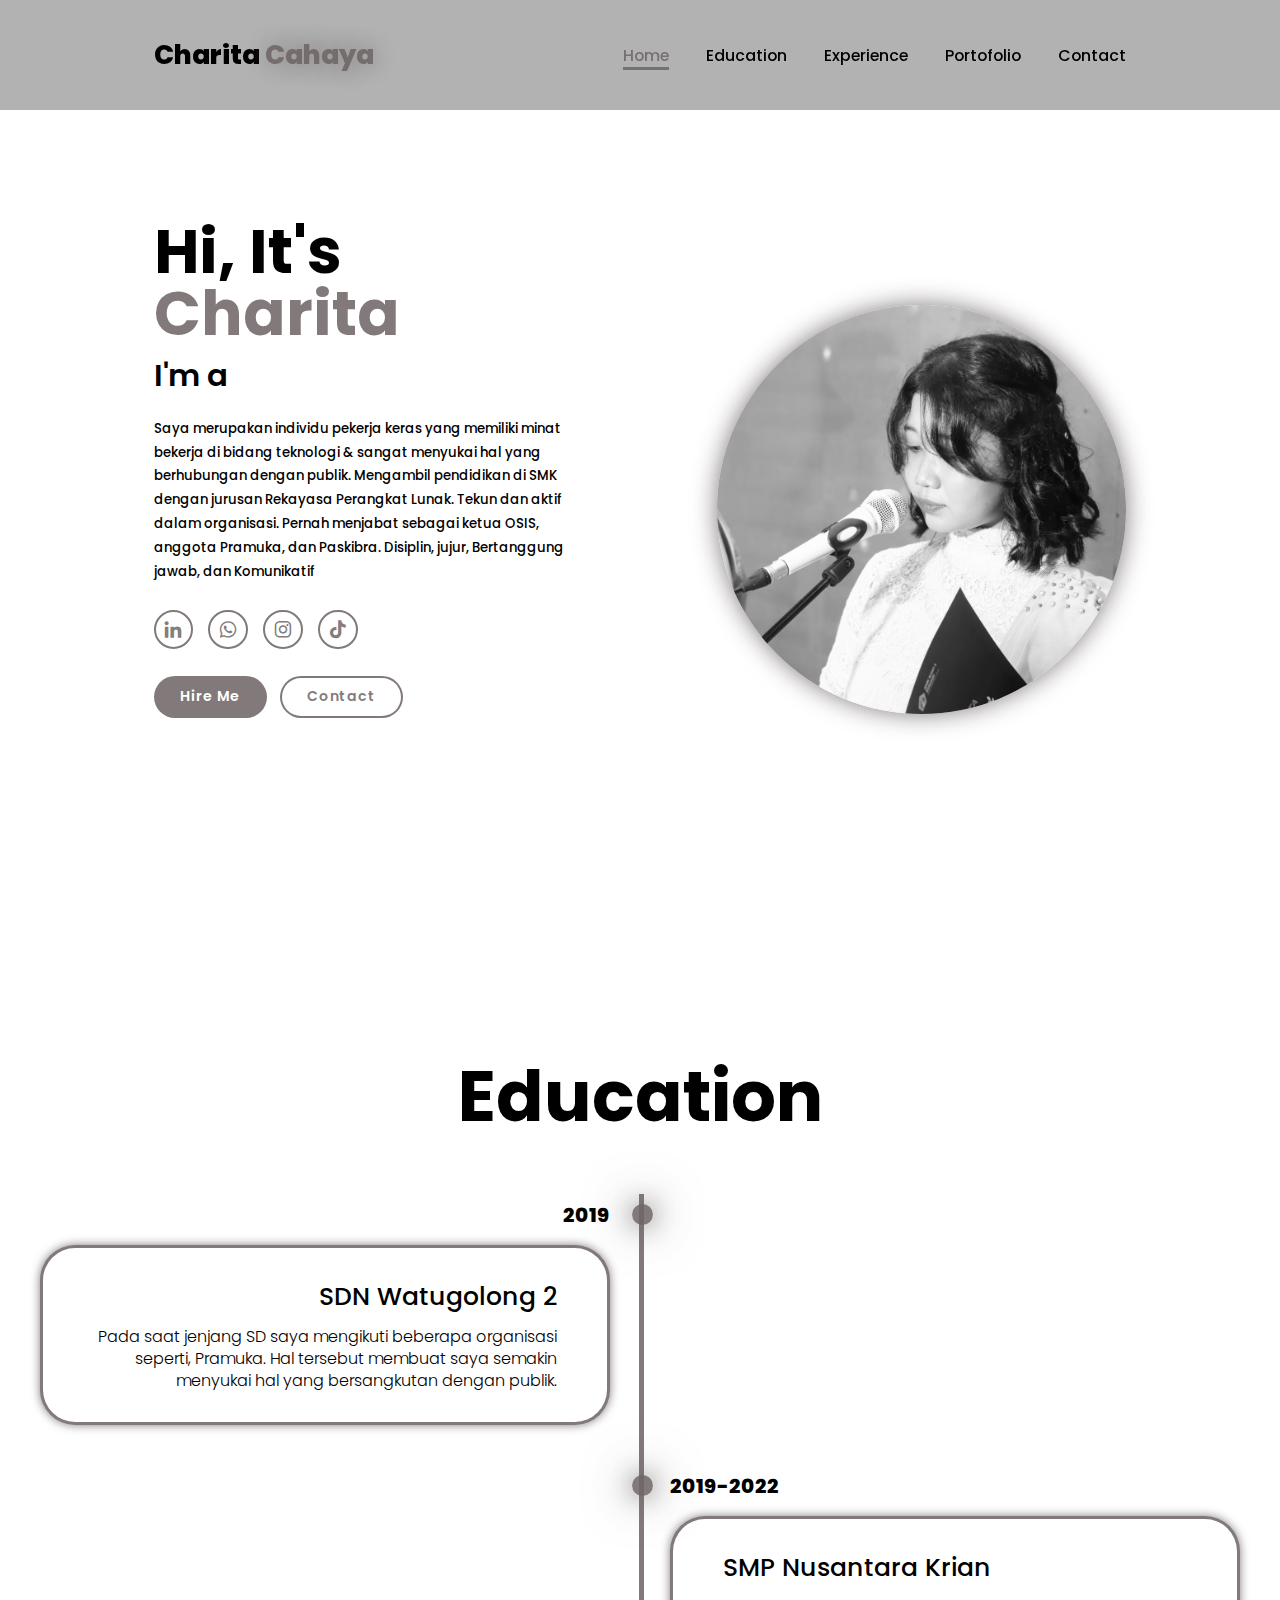
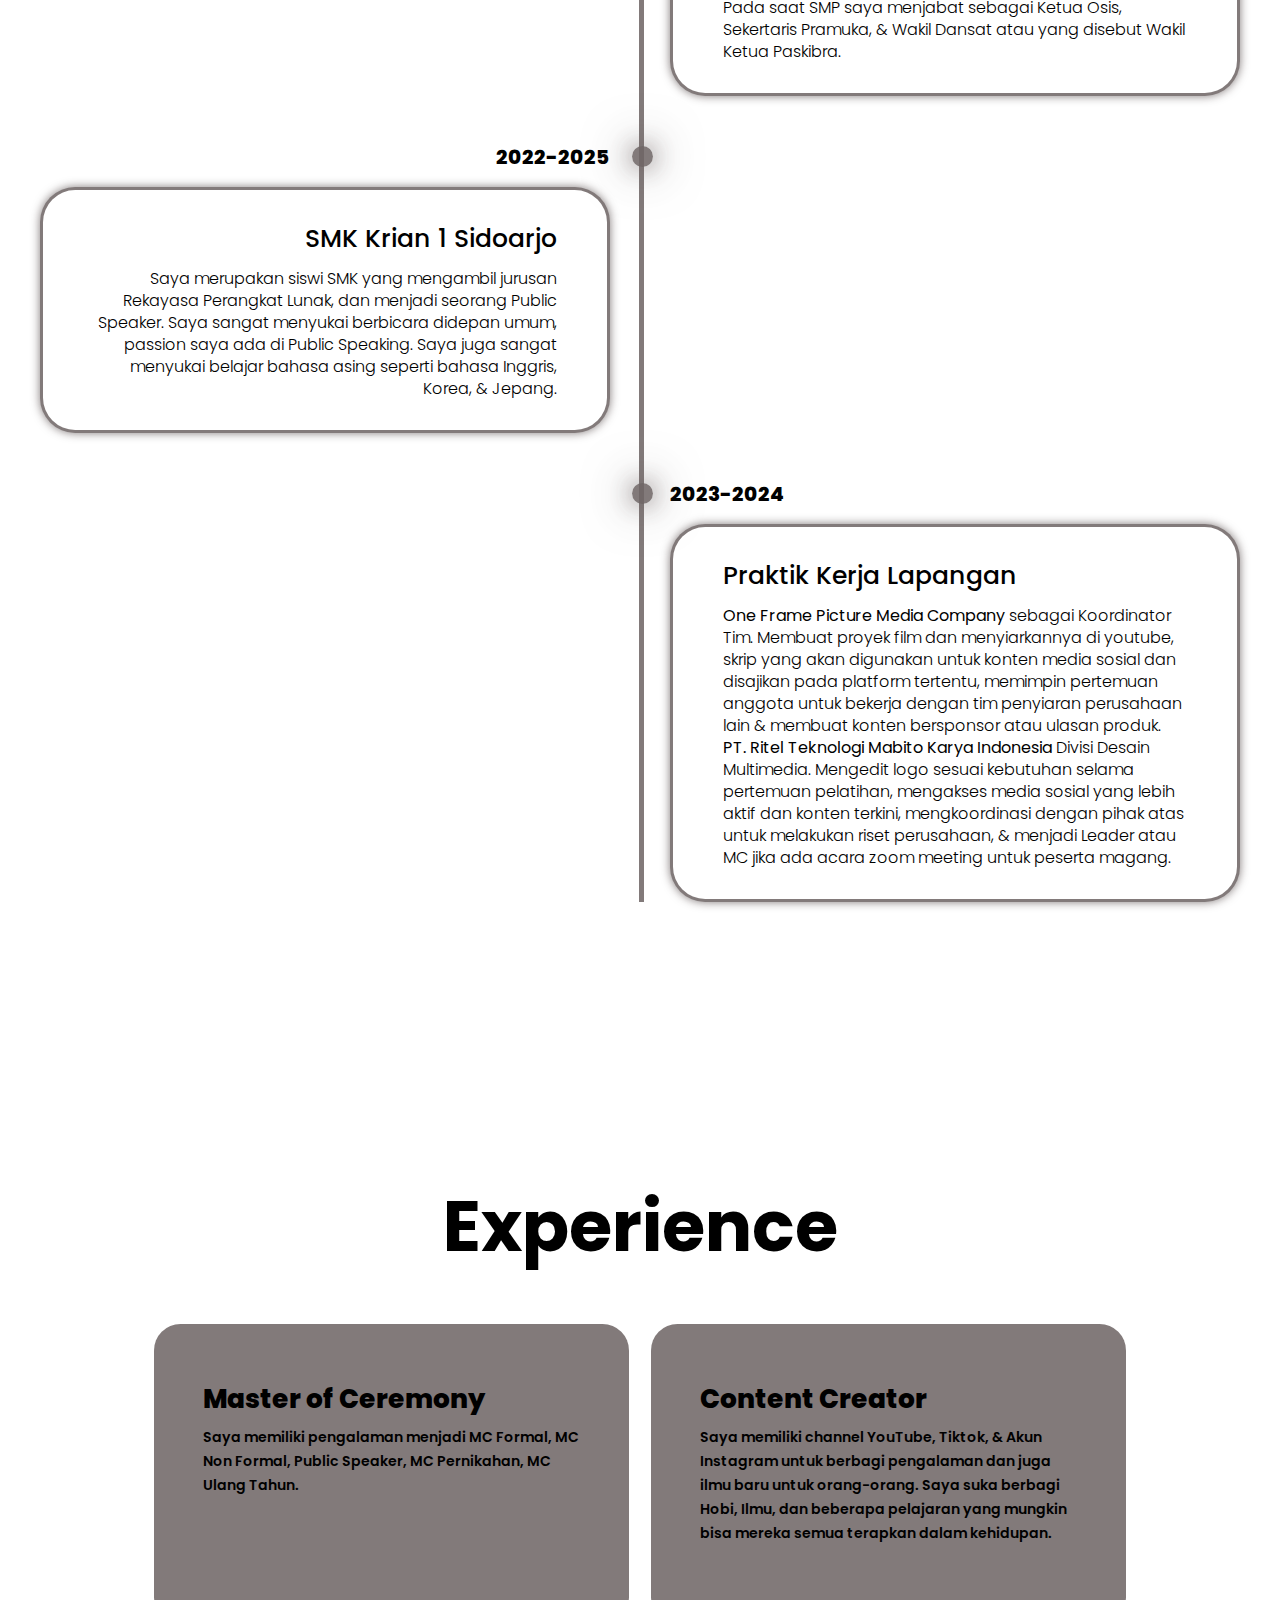
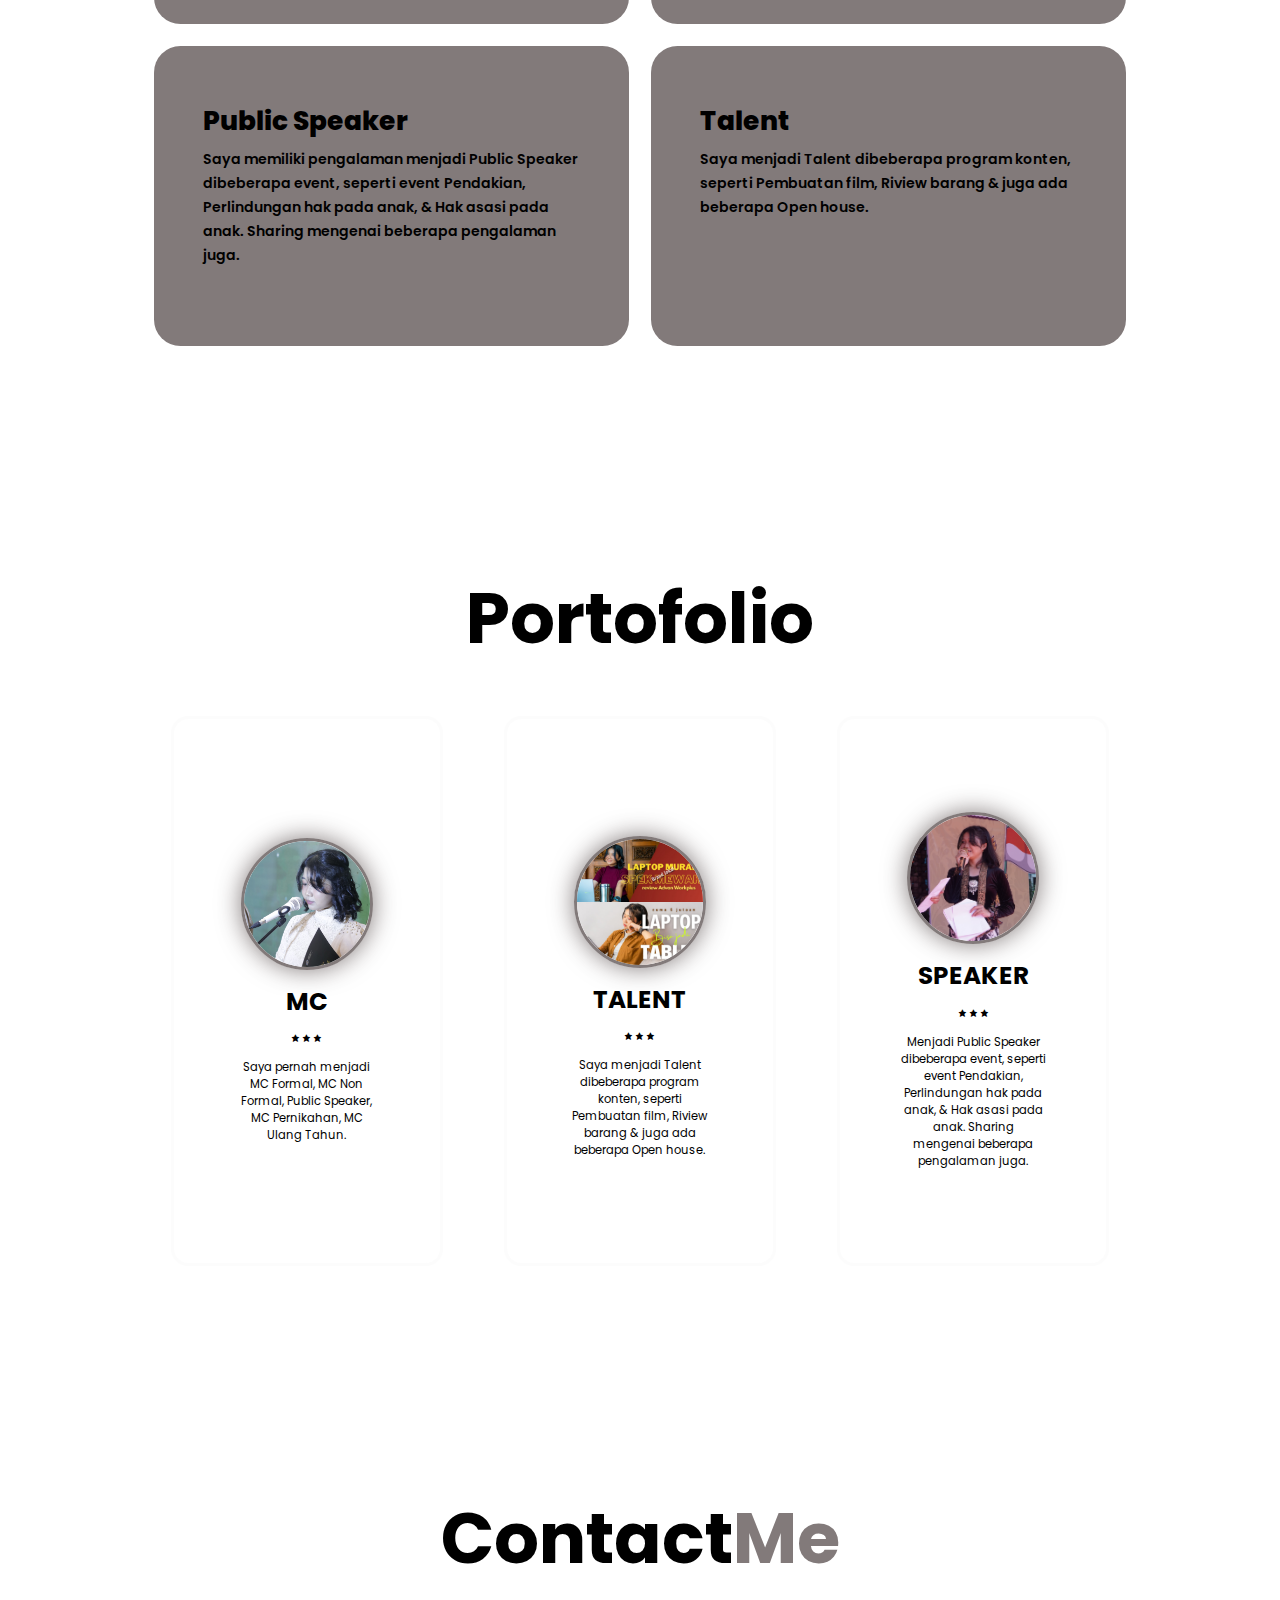
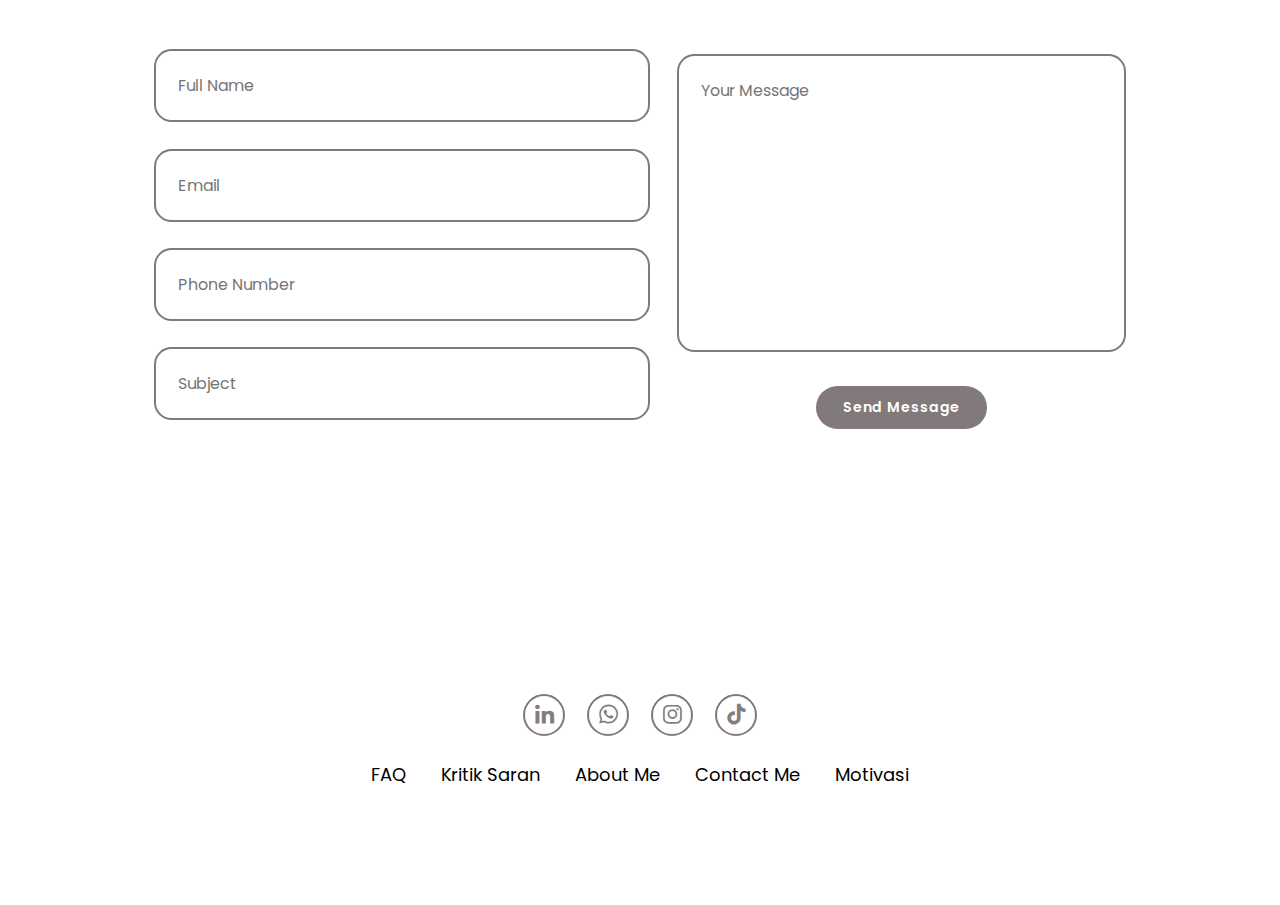
<file: portofolio/index.html>
<!DOCTYPE html>
<html lang="en">
  <head>
    <meta charset="UTF-8" />
    <meta name="viewport" content="width=device-width, initial-scale=1.0" />
    <title>Responsive Portofolio Website</title>
    <link href="style.css" rel="stylesheet" />
    <link href="https://unpkg.com/boxicons@2.1.4/css/boxicons.min.css" rel="stylesheet" />
  </head>
  <body>
    <header class="header">
      <a href="#home" class="logo">Charita <span>Cahaya</span></a>

      <i class="bx bx-menu" id="menu-icon"></i>

      <nav class="navbar">
        <a href="#home" class="active">Home</a>
        <a href="#education">Education</a>
        <a href="#experience">Experience</a>
        <a href="#portofolio">Portofolio</a>
        <a href="#contact">Contact</a>
      </nav>
    </header>

    <section class="home" id="home">
      <div class="home-content">
        <h1>Hi, It's <span>Charita</span></h1>
        <h3 class="text-animation">I'm a <span> </span></h3>
        <p>
          Saya merupakan individu pekerja keras yang memiliki minat bekerja di bidang teknologi & sangat menyukai hal yang berhubungan dengan publik. Mengambil pendidikan di SMK dengan jurusan Rekayasa Perangkat Lunak. Tekun dan aktif dalam
          organisasi. Pernah menjabat sebagai ketua OSIS, anggota Pramuka, dan Paskibra. Disiplin, jujur, Bertanggung jawab, dan Komunikatif
        </p>

        <div class="social-icons">
          <a href="#"><i class="bx bxl-linkedin"></i></a>
          <a href="#"><i class="bx bxl-whatsapp"></i></a>
          <a href="#"><i class="bx bxl-instagram"></i></a>
          <a href="#"><i class="bx bxl-tiktok"></i></a>
        </div>

        <div class="btn-group">
          <a href="a" class="btn">Hire Me</a>
          <a href="#contact" class="btn">Contact</a>
        </div>
      </div>
      <div class="home-img">
        <img src="image.jpg" alt="" />
      </div>
    </section>

    <section class="education" id="education">
      <h2 class="heading">Education</h2>

      <div class="timeline-items">
        <div class="timeline-item">
          <div class="timeline-dot"></div>
          <div class="timeline-date">2019</div>
          <div class="timeline-content">
            <h3>SDN Watugolong 2</h3>
            <p>Pada saat jenjang SD saya mengikuti beberapa organisasi seperti, Pramuka. Hal tersebut membuat saya semakin menyukai hal yang bersangkutan dengan publik.</p>
          </div>
        </div>

        <div class="timeline-item">
          <div class="timeline-dot"></div>
          <div class="timeline-date">2019-2022</div>
          <div class="timeline-content">
            <h3>SMP Nusantara Krian</h3>
            <p>Pada saat SMP saya menjabat sebagai Ketua Osis, Sekertaris Pramuka, & Wakil Dansat atau yang disebut Wakil Ketua Paskibra.</p>
          </div>
        </div>

        <div class="timeline-item">
          <div class="timeline-dot"></div>
          <div class="timeline-date">2022-2025</div>
          <div class="timeline-content">
            <h3>SMK Krian 1 Sidoarjo</h3>
            <p>Saya merupakan siswi SMK yang mengambil jurusan Rekayasa Perangkat Lunak, dan menjadi seorang Public Speaker. Saya sangat menyukai berbicara didepan umum, passion saya ada di Public Speaking. Saya juga sangat menyukai belajar bahasa asing seperti bahasa Inggris, Korea, & Jepang.</p>
          </div>
        </div>

        <div class="timeline-item">
          <div class="timeline-dot"></div>
          <div class="timeline-date">2023-2024</div>
          <div class="timeline-content">
            <h3>Praktik Kerja Lapangan</h3>
            <p>
              <strong>One Frame Picture Media Company</strong> sebagai Koordinator Tim. Membuat proyek film dan menyiarkannya di youtube, skrip yang akan digunakan untuk konten media sosial dan disajikan pada platform tertentu, memimpin
              pertemuan anggota untuk bekerja dengan tim penyiaran perusahaan lain & membuat konten bersponsor atau ulasan produk.
              <strong>PT. Ritel Teknologi Mabito Karya Indonesia</strong>
              Divisi Desain Multimedia. Mengedit logo sesuai kebutuhan selama pertemuan pelatihan, mengakses media sosial yang lebih aktif dan konten terkini, mengkoordinasi dengan pihak atas untuk melakukan riset perusahaan, & menjadi
              Leader atau MC jika ada acara zoom meeting untuk peserta magang.
            </p>
          </div>
        </div>
      </div>
    </section>

    <section class="experience" id="experience">
      <h2 class="heading">Experience</h2>

      <div class="experience-container">
        <div class="experience-box">
          <div class="experience-info">
            <h4>Master of Ceremony</h4>
            <p>Saya memiliki pengalaman menjadi MC Formal, MC Non Formal, Public Speaker, MC Pernikahan, MC Ulang Tahun.</p>
          </div>
        </div>

        <div class="experience-box">
          <div class="experience-info">
            <h4>Content Creator</h4>
            <p>Saya memiliki channel YouTube, Tiktok, & Akun Instagram untuk berbagi pengalaman dan juga ilmu baru untuk orang-orang. Saya suka berbagi Hobi, Ilmu, dan beberapa pelajaran yang mungkin bisa mereka semua terapkan dalam kehidupan.</p>
          </div>
        </div>

        <div class="experience-box">
          <div class="experience-info">
            <h4>Public Speaker</h4>
            <p>Saya memiliki pengalaman menjadi Public Speaker dibeberapa event, seperti event Pendakian, Perlindungan hak pada anak, & Hak asasi pada anak. Sharing mengenai beberapa pengalaman juga.</p>
          </div>
        </div>

        <div class="experience-box">
          <div class="experience-info">
            <h4>Talent</h4>
            <p>Saya menjadi Talent dibeberapa program konten, seperti Pembuatan film, Riview barang & juga ada beberapa Open house.</p>
          </div>
        </div>
      </div>
    </section>

    <section class="portofolio" id="portofolio">
      <div class="portofolio-box">
        <h2 class="heading">Portofolio</h2>

        <div class="wrapper">
          <div class="portofolio-item">
            <img src="1.jpg" alt="" />
            <h2>MC</h2>
            <div class="rating">
              <i class="bx bxs-star"></i>
              <i class="bx bxs-star"></i>
              <i class="bx bxs-star"></i>
            </div>
            <p>Saya pernah menjadi MC Formal, MC Non Formal, Public Speaker, MC Pernikahan, MC Ulang Tahun.</p>
          </div>
          <div class="portofolio-item">
            <a href="# "></a>
            <img src="2.jpg" alt="" />
            <h2>TALENT</h2>
            <div class="rating">
              <i class="bx bxs-star"></i>
              <i class="bx bxs-star"></i>
              <i class="bx bxs-star"></i>
            </div>
            <p>Saya menjadi Talent dibeberapa program konten, seperti Pembuatan film, Riview barang & juga ada beberapa Open house.</p>
          </div>
          <div class="portofolio-item">
            <img src="3.jpg" alt="" />
            <h2>SPEAKER</h2>
            <div class="rating">
              <i class="bx bxs-star"></i>
              <i class="bx bxs-star"></i>
              <i class="bx bxs-star"></i>
            </div>
            <p>Menjadi Public Speaker dibeberapa event, seperti event Pendakian, Perlindungan hak pada anak, & Hak asasi pada anak. Sharing mengenai beberapa pengalaman juga.</p>
          </div>
        </div>
      </div>
    </section>

    <section class="contact" id="contact">
      <h2 class="heading">Contact<span>Me</span></h2>

      <form action="">
        <div class="input-group">
          <div class="input-box">
            <input type="text" placeholder="Full Name" />
            <input type="email" placeholder="Email" />
          </div>
          <div class="input-box">
            <input type="number" placeholder="Phone Number" />
            <input type="text" placeholder="Subject" />
          </div>
        </div>

        <div class="input-group-2">
          <textarea name="" id="" cols="30" rows="10" placeholder="Your Message"></textarea>
          <input type="submit" value="Send Message" class="btn" />
        </div>
      </form>
    </section>

    <footer class="footer">
      <div class="social">
        <a href="#"><i class="bx bxl-linkedin"></i></a>
        <a href="#"><i class="bx bxl-whatsapp"></i></a>
        <a href="#"><i class="bx bxl-instagram"></i></a>
        <a href="#"><i class="bx bxl-tiktok"></i></a>
      </div>
      <ul class="list">
        <li>
          <a href="#">FAQ</a>
        </li>

        <li>
          <a href="#">Kritik Saran</a>
        </li>

        <li>
          <a href="#">About Me</a>
        </li>

        <li>
          <a href="#">Contact Me</a>
        </li>

        <li>
          <a href="#">Motivasi</a>
        </li>
      </ul>
      <p class="copyright">© Charita Cahaya | All Rights Reserved</p>
    </footer>

    <script src="script.js"></script>
  </body>
</html>
</file>
<file: portofolio/style.css>
@import url("https://fonts.googleapis.com/css2?family=Poppins:ital,wght@0,100;0,200;0,300;0,400;0,500;0,600;0,700;0,800;0,900;1,100;1,200;1,300;1,400;1,500;1,600;1,700;1,800;1,900&display=swap");
* {
  margin: 0;
  padding: 0;
  box-sizing: border-box;
  text-decoration: none;
  border: none;
  outline: none;
  scroll-behavior: smooth;
  font-family: "Poppins", sans-serif;
}
:root {
  --bg-color: white;
  --second-bg-color: white;
  --text-color: black;
  --main-color: rgba(110, 101, 101, 0.863);
}
html {
  font-size: 60%;
  overflow-x: hidden;
}
body {
  background: var(--bg-color);
  color: var(--text-color);
}
.header {
  position: fixed;
  top: 0;
  left: 0;
  width: 100%;
  padding: 4rem 12% 4rem;
  background: rgba(0, 0, 0, 0.3);
  backdrop-filter: blur(10px);
  display: flex;
  justify-content: space-between;
  align-items: center;
  z-index: 5;
}
.logo {
  font-size: 3rem;
  color: var(--text-color);
  font-weight: 800;
  cursor: pointer;
  transition: 0.3s ease;
}
.logo:hover {
  transform: scale(1.1);
}
.logo span {
  text-shadow: 0 0 25px var(--main-color);
}
.navbar a {
  font-size: 1.8rem;
  color: var(--text-color);
  margin-left: 4rem;
  font-weight: 500;
  transition: 0.3s ease;
  border-bottom: 3px solid transparent;
}
.navbar a:hover,
.navbar a.active {
  color: var(--main-color);
  border-bottom: 3px solid var(--main-color);
}
#menu-icon {
  font-size: 3.6rem;
  color: var(--main-color);
  display: none;
}

section {
  min-height: 100vh;
  padding: 10rem 12% 10rem;
}
.home {
  display: flex;
  align-items: center;
  justify-content: center;
  gap: 15rem;
}
.home-content {
  display: flex;
  flex-direction: column;
  align-items: baseline;
  text-align: left;
  justify-content: center;
  margin-top: 3rem;
}
span {
  color: var(--main-color);
}
.logo span {
  color: var(--main-color);
}
.home-content h3 {
  margin-bottom: 2rem;
  margin-top: 1rem;
  font-size: 3.5rem;
}
.home-content h1 {
  font-size: 7rem;
  font-weight: 700;
  margin-top: 1.5rem;
  line-height: 1;
}
.home-img {
  border-radius: 50%;
}
.home-img img {
  position: relative;
  top: 7rem;
  width: 32vw;
  border-radius: 50%;
  box-shadow: 0 0 25px var(--main-color);
  cursor: pointer;
  transition: 0.4 ease-in-out;
}
.home-img img:hover {
  box-shadow: 0 0 25px var(--main-color), 0 0 50px var(--main-color), 0 0 100px var(--main-color);
}
.home-content p {
  font-size: 1.5rem;
  font-weight: 500;
  line-height: 1.8;
  max-width: 1000px;
}
.social-icons a {
  display: inline-flex;
  justify-content: center;
  align-items: center;
  width: 4.5rem;
  height: 4.5rem;
  background: transparent;
  border: 2px solid var(--main-color);
  font-size: 2.5rem;
  border-radius: 50%;
  color: var(--main-color);
  margin: 3rem 1.5rem 3rem 0;
  transition: 0.3s ease-in-out;
}
.social-icons a:hover {
  color: var(--text-color);
  transform: scale(1.3) translateY(-5px);
  box-shadow: 0 0 25px var(--main-color);
  background-color: var(--main-color);
}
.btn {
  display: inline-block;
  padding: 1rem 2.8rem;
  background: var(--main-color);
  border-radius: 4rem;
  font-size: 1.6rem;
  color: white;
  border: 2px solid transparent;
  letter-spacing: 0.1rem;
  font-weight: 600;
  transition: 0.3s ease-in-out;
  cursor: pointer;
}
.btn:hover {
  transform: scale(1.05);
  box-shadow: 0 0 50px var(--main-color);
}
.btn-group {
  display: flex;
  align-items: center;
  gap: 1.5rem;
}
.btn-group a:nth-of-type(2) {
  background-color: white;
  color: var(--main-color);
  border: 2px solid var(--main-color);
  box-shadow: 0 0 25px transparent;
}
.btn-group a:nth-of-type(2):hover {
  box-shadow: 0 0 25px var(--main-color);
  background-color: var(--main-color);
  color: black;
}
.text-animation {
  font-size: 34px;
  font-weight: 600;
  min-width: 280px;
}
.text-animation span {
  position: relative;
}
.text-animation span:before {
  content: "Web Developer";
  color: var(--main-color);
  animation: words 20s infinite;
}
.text-animation span:after {
  content: "";
  background-color: var(--bg-color);
  position: absolute;
  width: calc(100% + 8px);
  height: 100%;
  border-left: 3px solid var(--bg-color);
  right: -8px;
  animation: cursor 0.6s infinite, typing 20s steps(14) infinite;
}
@keyframes cursor {
  to {
    border-left: 2px solid var(--main-color);
  }
}
@keyframes words {
  0%,
  20% {
    content: "Talent";
  }
  21%,
  40% {
    content: "Public Speaker";
  }
  41%,
  60% {
    content: "Content Creator";
  }
  61%,
  80% {
    content: "MC";
  }
}
@keyframes typing {
  10%,
  15%,
  30%,
  35%,
  50%,
  55%,
  70%,
  75%,
  90%,
  95% {
    width: 0;
  }
  5%,
  20%,
  25%,
  40%,
  45%,
  60%,
  65%,
  80%,
  85% {
    width: calc(100% + 8px);
  }
}
.heading {
  font-size: 8rem;
  text-align: center;
  margin: 5rem 0;
}
.education {
  padding: 100px 15px;
  background: var(--second-bg-color);
}
.education h2 {
  margin-bottom: 5rem;
}
.timeline-items {
  max-width: 1200px;
  margin: auto;
  display: flex;
  flex-wrap: wrap;
  position: relative;
}
.timeline-items:before {
  content: "";
  position: absolute;
  width: 5px;
  height: 100%;
  background-color: var(--main-color);
  left: calc(50% - 1px);
}
.timeline-item {
    margin-bottom: 40px;
    width: 100%;
    position: relative;
}
.timeline-items {
  margin-bottom: 40px;
  width: 100%;
  position: relative;
}
.timeline-item:last-child {
  margin-bottom: 0;
}
.timeline-item:nth-child(odd) {
  padding-right: calc(50% + 30px);
  text-align: right;
}
.timeline-item:nth-child(even) {
  padding-left: calc(50% + 30px);
}
.timeline-dot {
  height: 21px;
  width: 21px;
  background-color: var(--main-color);
  box-shadow: 0 0 25px var(--main-color), 0 0 50px var(--main-color);
  position: absolute;
  left: calc(50% - 8px);
  border-radius: 50%;
  top: 10px;
}
.timeline-date {
  font-size: 20px;
  font-weight: 800;
  color: black;
  margin: 6px 0 15px;
}
.timeline-content {
  background-color: var(--bg-color);
  border: 3px solid var(--main-color);
  padding: 30px 50px;
  border-radius: 4rem;
  box-shadow: 0 0 10px var(--main-color);
  cursor: pointer;
  transition: 0.3s ease-in-out;
}
.timeline-content:hover {
  transform: scale(1.05);
  box-shadow: 0 0 25px var(--main-color);
}
.timeline-content h3 {
  font-size: 25px;
  color: black;
  margin: 0 0 10px;
  font-weight: 500;
}
.timeline-content p {
  color: black;
  font-size: 16px;
  font-weight: 300;
  line-height: 22px;
}

::-webkit-scrollbar {
  width: 15px;
}
::-webkit-scrollbar-thumb {
  background-color: var(--main-color);
}
::-webkit-scrollbar-track {
  background-color: var(--bg-color);
  width: 50px;
}
.experience {
  margin-bottom: var(--bg-color);
  color: black;
}
.experience h2 {
  margin-bottom: 5rem;
  color: black;
}
.experience-container {
  display: grid;
  grid-template-columns: repeat(2, 1fr);
  align-items: center;
  gap: 2.5rem;
}
.experience-box {
  background-color: var(--main-color);
  height: 300px;
  border-radius: 3rem;
  border: 5px solid transparent;
  cursor: pointer;
  transition: 0.4s ease-in-out;
}
.experience-box:hover {
  background: white;
  color: black;
  border: 5px solid var(--main-solor);
  transform: scale(1.03);
}
.experience-box .experience-info {
  display: flex;
  flex-direction: column;
  text-align: left;
  max-height: 200px;
  justify-content: left;
  align-items: baseline;
  padding: 5rem 5rem;
}
.experience-info h4 {
  font-size: 3rem;
  font-weight: 800;
  line-height: 2;
}
.experience-info p {
  font-size: 1.6rem;
  font-weight: 600;
  max-height: 100px;
  line-height: 1.7;
  margin: auto;
}
.portofolio {
  background: var(--second-bg-color);
}
.portofolio-box {
  background-size: cover;
  display: flex;
  align-items: center;
  justify-content: center;
  flex-direction: column;
}
.portofolio .heading {
  margin-bottom: 5rem;
}
.portofolio-box img {
  width: 15rem;
  border-radius: 50%;
  border: 3px solid var(--main-color);
  box-shadow: 0 0 25px var(--main-color);
}
.wrapper {
  display: grid;
  grid-template-columns: repeat(3, 1fr);
  gap: 3rem;
}
.portofolio-item {
  min-height: 550px;
  max-width: 450px;
  background: white;
  border: 3px solid rgba(238, 238, 238, 0.2);
  border-radius: 2rem;
  margin: 0 2rem;
  padding: 30px 60px;
  cursor: pointer;
  display: flex;
  flex-direction: column;
  align-items: center;
  justify-content: center;
  text-align: center;
  gap: 1.5rem;
  color: black;
  transition: 0.4s ease-in-out;
}
.portofolio-item:hover {
  border: 3px solid var(--main-color);
  transform: translateY(-10px) scale(1.03);
  box-shadow: 0 0 50px var(--main-color);
}
.portofolio-item h2 {
  font-size: 2.8rem;
}
.portofolio-item p {
  font-size: 1.3rem;
}
#star {
  color: gold;
  font-size: 2rem;
}
.contact {
  background-color: var(--bg-color);
}
.contact h2 {
  margin-bottom: 3rem;
  color: black;
}
.contact form {
  display: flex;
  align-items: center;
  justify-content: center;
  gap: 3rem;
  margin: 5rem auto;
  text-align: center;
}
.contact form .input-box {
  display: flex;
  justify-content: center;
  flex-wrap: wrap;
}
.contact form .input-box input,
.contact form textarea {
  width: 100%;
  padding: 2.5rem;
  font-size: 2.5rem;
  font-size: 1.8rem;
  color: var(--text-color);
  background: var(--bg-color);
  border-radius: 2rem;
  border: 2px solid var(--main-color);
  margin: 1.5rem 0;
  resize: none;
}
.contact form .btn {
  margin-top: 2rem;
}
.footer {
  position: relative;
  bottom: 0;
  width: 100%;
  padding: 40px 0;
  background-color: var(--second-bg-color);
}
.footer .social {
  text-align: center;
  padding-bottom: 25px;
  color: var(--main-color);
}
.footer .social a {
  font-size: 25px;
  color: var(--main-color);
  border: 2px solid var(--main-color);
  width: 42px;
  height: 42px;
  line-height: 42px;
  display: inline-block;
  text-align: center;
  border-radius: 50%;
  margin: 0 10px;
  transition: 0.3s ease-in-out;
}
.footer .social a:hover {
  transform: scale(1.2) translateY(-10px);
  background-color: var(--main-color);
  color: white;
  box-shadow: 0 0 25px var(--main-color);
}
.footer ul {
  margin-top: 0;
  padding: 0;
  font-size: 18px;
  line-height: 1.6;
  margin-bottom: 0;
  text-align: center;
}
.footer ul li a {
  color: black;
  border-bottom: 3px solid transparent;
  transition: 0.3s ease-in-out;
}
.footer ul li a:hover {
  border-bottom: 3px solid var(--main-color);
}
.footer ul li {
  display: inline-block;
  padding: 0 15px;
}
.footer .copyright {
  margin-top: 50px;
  text-align: center;
  font-size: 16px;
  color: white;
}

@media (max-width: 1285px) {
  html {
    font-size: 55%;
  }
  .services-container {
    padding-bottom: 7rem;
    grid-template-columns: repeat(2, 1fr);
    margin: 0 5rem;
  }
}
@media (max-width: 991px) {
  header {
    padding: 2rem 3%;
  }
  section {
    padding: 10rem 3% 2rem;
  }
  .timeline-items::before {
    left: 7px;
  }
  .timeline-item:nth-child(odd) {
    padding-right: 9;
    text-align: left;
  }
  .timeline-item:nth-child(odd),
  .timeline-item:nth-child(even) {
    padding-left: 37px;
  }
  .timeline-dot {
    left: 0;
  }
  .experience {
    padding-bottom: 7rem;
  }
  .portofolio .wrapper {
    grid-template-columns: repeat(1, 1fr);
  }
  .contact form {
    flex-direction: column;
  }
  .footer {
    padding: 2rem 3%;
  }
}
@media (max-width: 895px) {
  #menu-icon {
    display: block;
  }
  .navbar {
    position: absolute;
    top: 100%;
    right: 0;
    width: 50%;
    padding: 1rem 3%;
    background: rgba(0, 0, 0, 0.8);
    backdrop-filter: blur(20px);
    border-bottom-left-radius: 2rem;
    border-left: 2px solid var(--main-color);
    border-bottom: 2px solid var(--main-color);
    display: none;
  }
  .navbar.active {
    display: block;
  }
  .navbar a {
    display: block;
    font-size: 2rem;
    margin: 3rem 0;
    color: white;
  }
  .home {
    flex-direction: column-reverse;
    margin: 5rem 4rem;
  }
  .home-content h3 {
    font-size: 2.6rem;
  }
  .home-content h1 {
    font-size: 8rem;
    margin-top: 3rem;
  }
  .home-content p {
    max-width: 600px;
    margin: 0 auto;
  }
  .home-img img {
    width: 56vw;
  }
  .experience h2 {
    margin-bottom: 3rem;
  }
  .experience-container {
    grid-template-columns: repeat(1, 1fr);
  }
}
</file>
